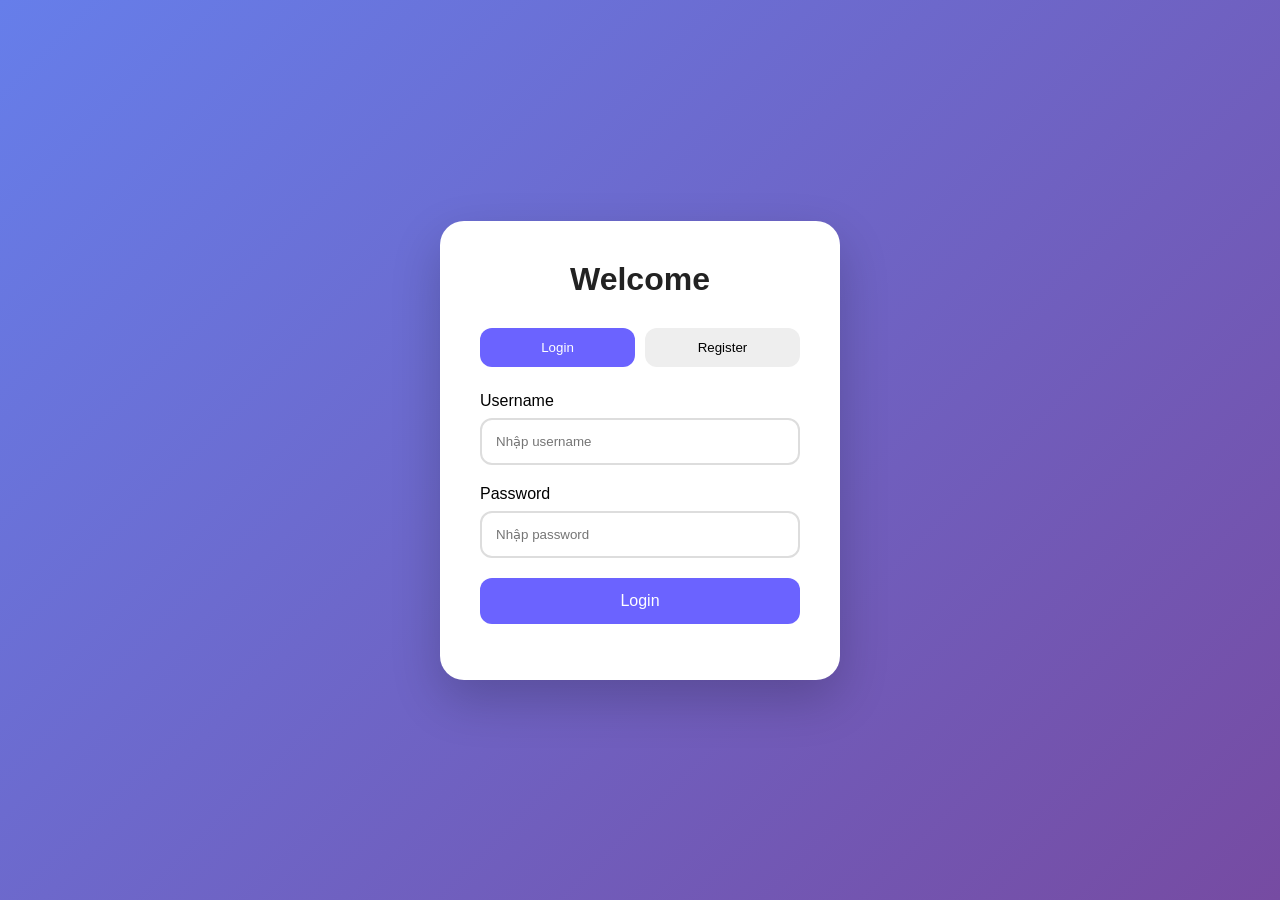
<file: html/login.html>
<!DOCTYPE html>
<html lang="en">
<head>
    <meta charset="UTF-8">
    <meta name="viewport" content="width=device-width, initial-scale=1.0">
    <title>Login</title>
    <link rel="stylesheet" href="/css/login.css">
</head>
<body>
    <!--  -->
    <div class="auth">

        <div class="auth__card">

            <h1 class="auth__title">Welcome</h1>

            <div class="auth__tabs">
                <button class="auth__tab auth__tab--active">
                    Login
                </button>

                <button class="auth__tab">
                    Register
                </button>
            </div>

            <form class="auth__form">

                <div class="auth__group">
                    <label class="auth__label">
                        Username
                    </label>

                    <input
                        type="text"
                        class="auth__input username"
                        placeholder="Nhập username"
                    >
                </div>

                <div class="auth__group">

                    <label class="auth__label">
                        Password
                    </label>

                    <input
                        type="password"
                        class="auth__input password"
                        placeholder="Nhập password"
                    >
                </div>

                <button class="auth__button">
                    Login
                </button>

            </form>

            <p class="auth__message"></p>

        </div>

    </div>

    <!--  -->
    <script src="/js/login.js"></script>
</body>
</html>
</file>
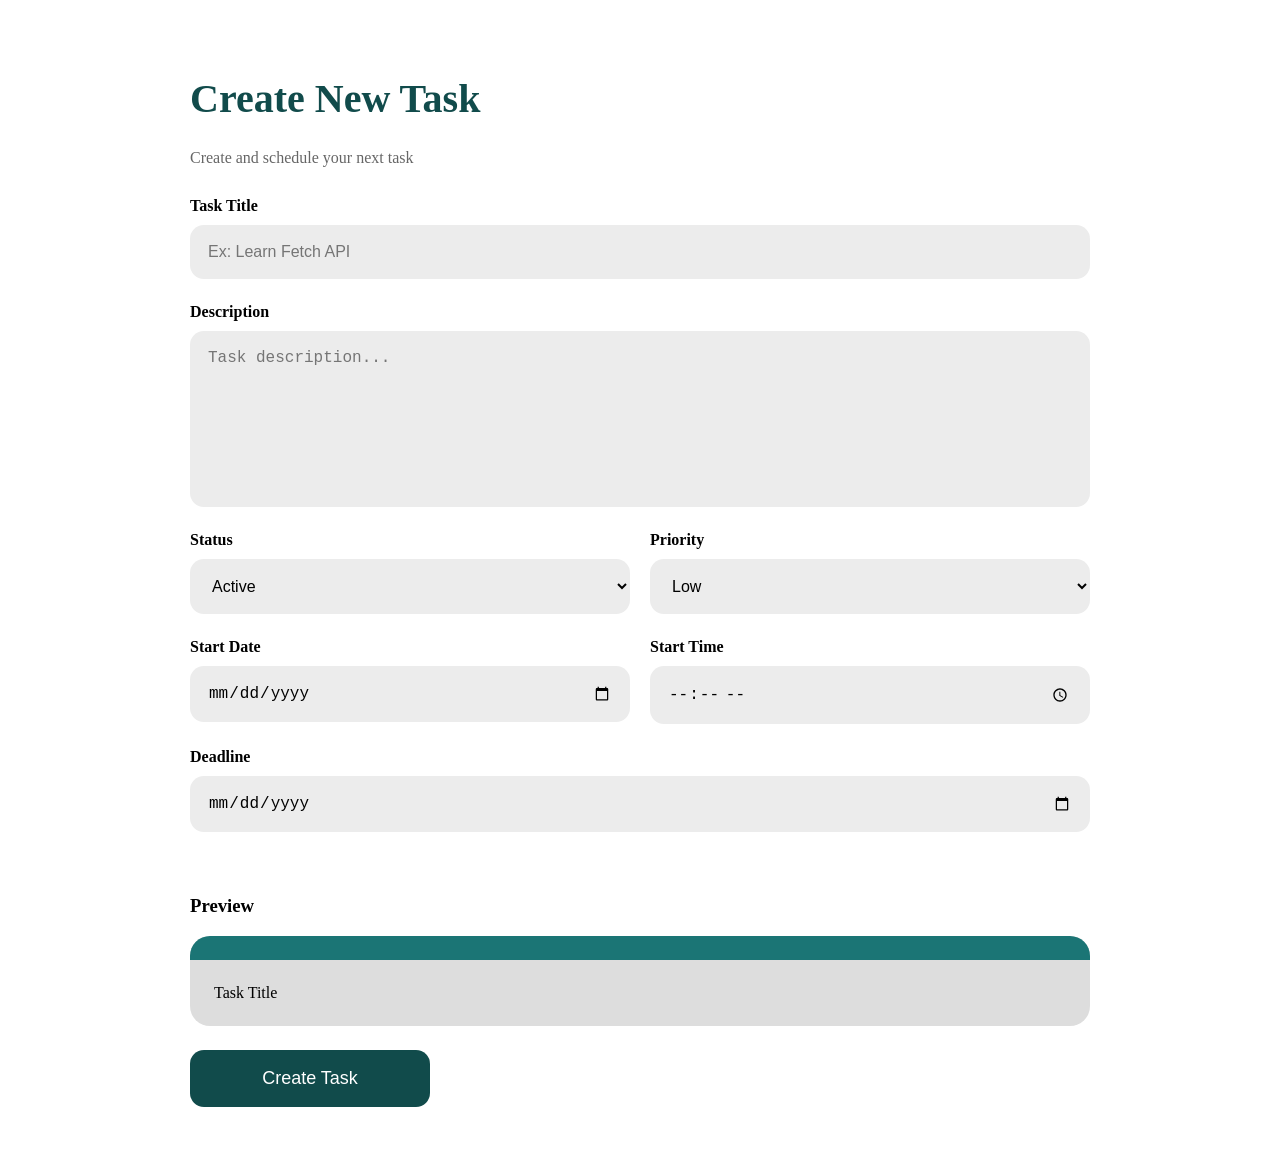
<file: html/pages/create-task.html>
<!DOCTYPE html>
<html lang="en">
<head>
    <meta charset="UTF-8">
    <meta name="viewport" content="width=device-width, initial-scale=1.0">
    <link rel="stylesheet" href="/css/create-task.css">
    <title>Create task page</title>
</head>
<body>
    <!--  -->
    <div class="createTask">
        <div class="createTask__header">
            <h1>Create New Task</h1>
            <p>Create and schedule your next task</p>
        </div>
        <form class="createTask__form">
            <!-- Title -->
            <div class="formGroup">
                <label>Task Title</label>
                <input
                type="text" class="input inputTitle" placeholder="Ex: Learn Fetch API">
            </div>

            <!-- Description -->
            <div class="formGroup">
                <label>Description</label>
                <textarea class="input inputDescription textarea" placeholder="Task description..."></textarea>
            </div>

            <!-- Status + Priority -->
            <div class="row">
                <div class="formGroup">
                    <label>Status</label>
                    <select class="input inputStatus">
                        <option value="active">Active</option>
                        <option value="done">Done</option>
                    </select>
                </div>

                <div class="formGroup">
                    <label>Priority</label>
                    <select class="input inputPriority">
                        <option value="low">Low</option>
                        <option value="medium">Medium</option>
                        <option value="high">High</option>
                    </select>
                </div>
            </div>

            <!-- Date -->
            <div class="row">
                <div class="formGroup">
                    <label>Start Date</label>
                    <input type="date" class="input inputDate">
                </div>

                <div class="formGroup">
                    <label>Start Time</label>
                    <input type="time" class="input inputFormGroup">
                </div>
            </div>

            <!-- Deadline -->
            <div class="formGroup">
                <label>Deadline</label>
                <input type="date" class="input inputDeadline">
            </div>

            <!-- Preview -->
            <div class="preview">
                <h3>Preview</h3>
                <div class="previewCard">
                    <div class="previewTop"></div>
                    <div class="previewBody">
                        Task Title
                    </div>
                </div>
            </div>

            <button type="button" class="btnCreate">
                Create Task
            </button>
        </form>
    </div>
    <!--  -->
    
</body>
</html>
</file>
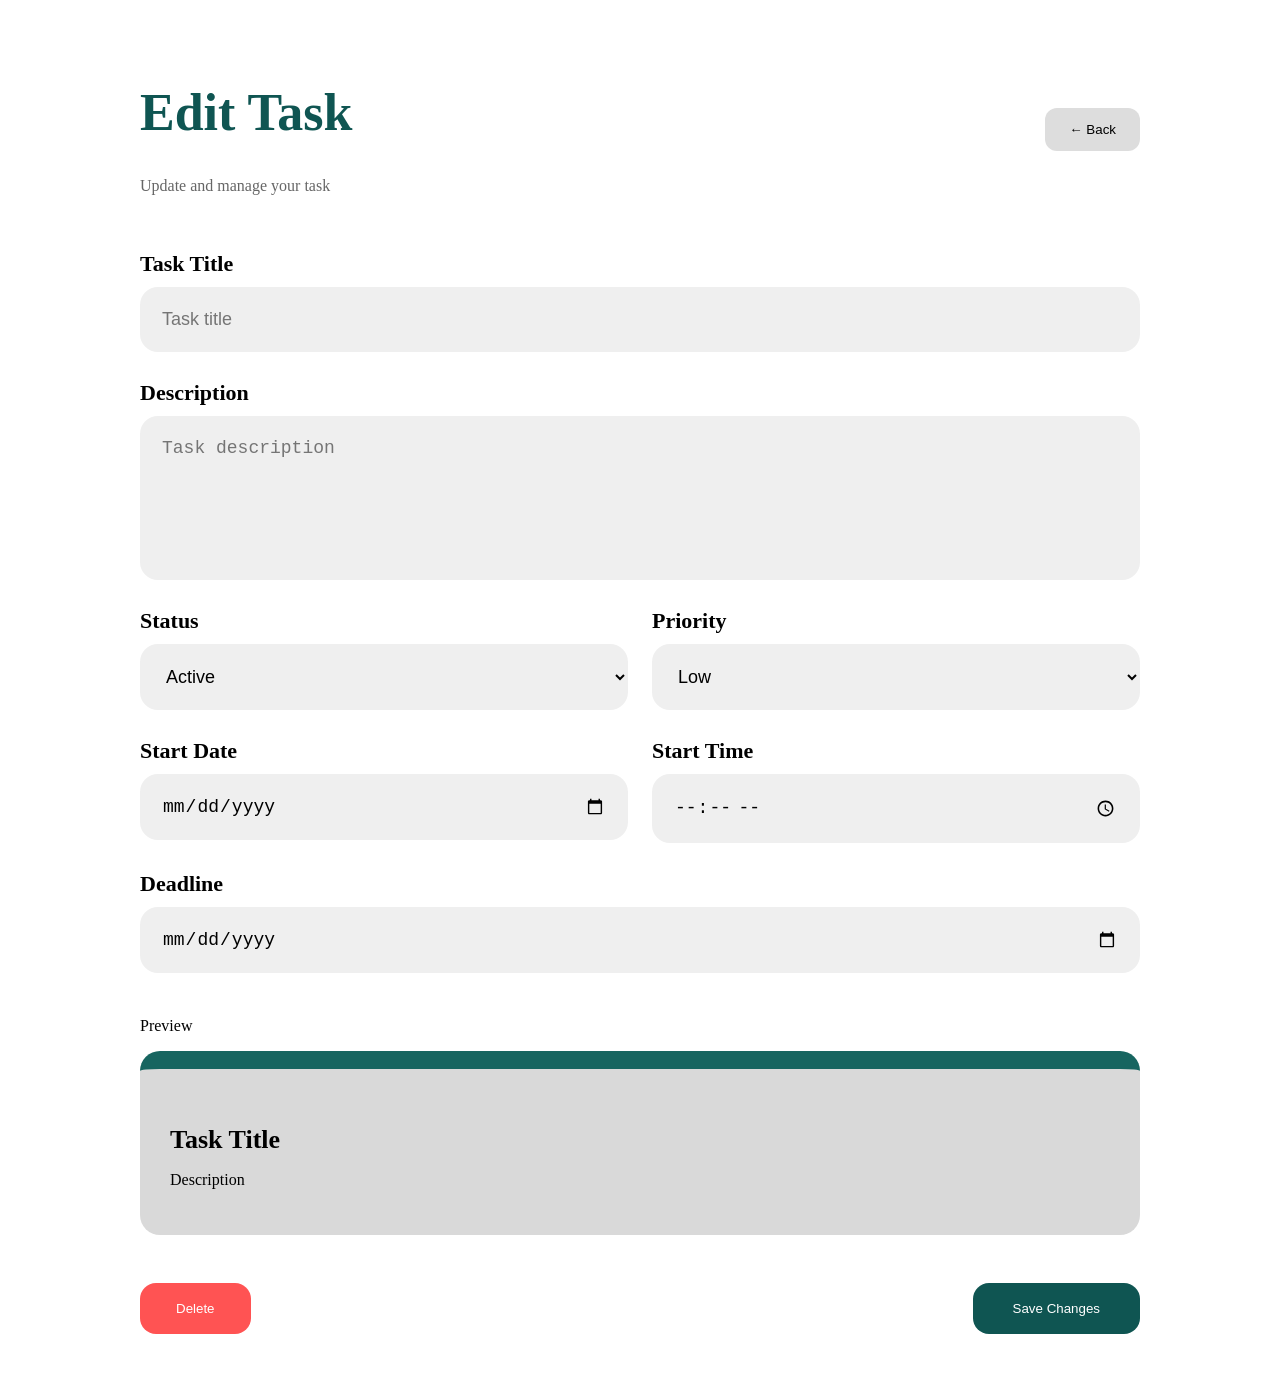
<file: html/pages/edit-task.html>
<!DOCTYPE html>
<html lang="en">
<head>
    <meta charset="UTF-8">
    <meta name="viewport" content="width=device-width, initial-scale=1.0">
    <title>Edit task page</title>
    <link rel="stylesheet" href="/css/edit-task.css">
</head>
<body>
    <div class="editTask">
        <!-- HEADER -->
        <div class="editTask__header">
            <div>
                <h1 class="editTask__title">Edit Task</h1>
                <p class="editTask__desc">
                    Update and manage your task
                </p>
            </div>
            <button class="btnBack" data-page="dashboard">← Back</button>
        </div>

        <!-- FORM -->
        <form class="editForm">
            <!-- title -->
            <div class="formGroup">
                <label>Task Title</label>
                <input type="text" class="input inputTitle" placeholder="Task title">
            </div>

            <!-- description -->
            <div class="formGroup">
                <label>Description</label>
                <textarea class="input inputDescription" rows="6" placeholder="Task description"></textarea>
            </div>

            <!-- row -->
            <div class="formRow">
                <div class="formGroup">
                    <label>Status</label>
                    <select class="input inputStatus">
                        <option value="active">Active</option>
                        <option value="done">Done</option>
                    </select>
                </div>

                <div class="formGroup">
                    <label>Priority</label>
                    <select class="input inputPriority">
                        <option value="low">Low</option>
                        <option value="medium">Medium</option>
                        <option value="high">High</option>
                    </select>
                </div>
            </div>

            <!-- row -->
            <div class="formRow">
                <div class="formGroup">
                    <label>Start Date</label>
                    <input type="date" class="input inputDate">
                </div>

                <div class="formGroup">
                    <label>Start Time</label>
                    <input type="time" class="input inputFormGroup">
                </div>
            </div>

            <div class="formGroup">
                <label>Deadline</label>
                <input type="date" class="input inputDeadline">
            </div>

            <!-- preview -->
            <div class="preview">
                <p class="preview__title">Preview</p>
                <div class="previewCard">
                    <h3 class="previewTaskTitle">Task Title</h3>
                    <p class="previewTaskDesc">Description</p>
                </div>
            </div>

            <!-- action -->
            <div class="formActions">
                <button type="button" class="btnDeleteTask">Delete</button>
                <button type="button" class="btnUpdate">Save Changes</button>
            </div>
        </form>
    </div>



    <!--  -->
</body>
</html>
</file>
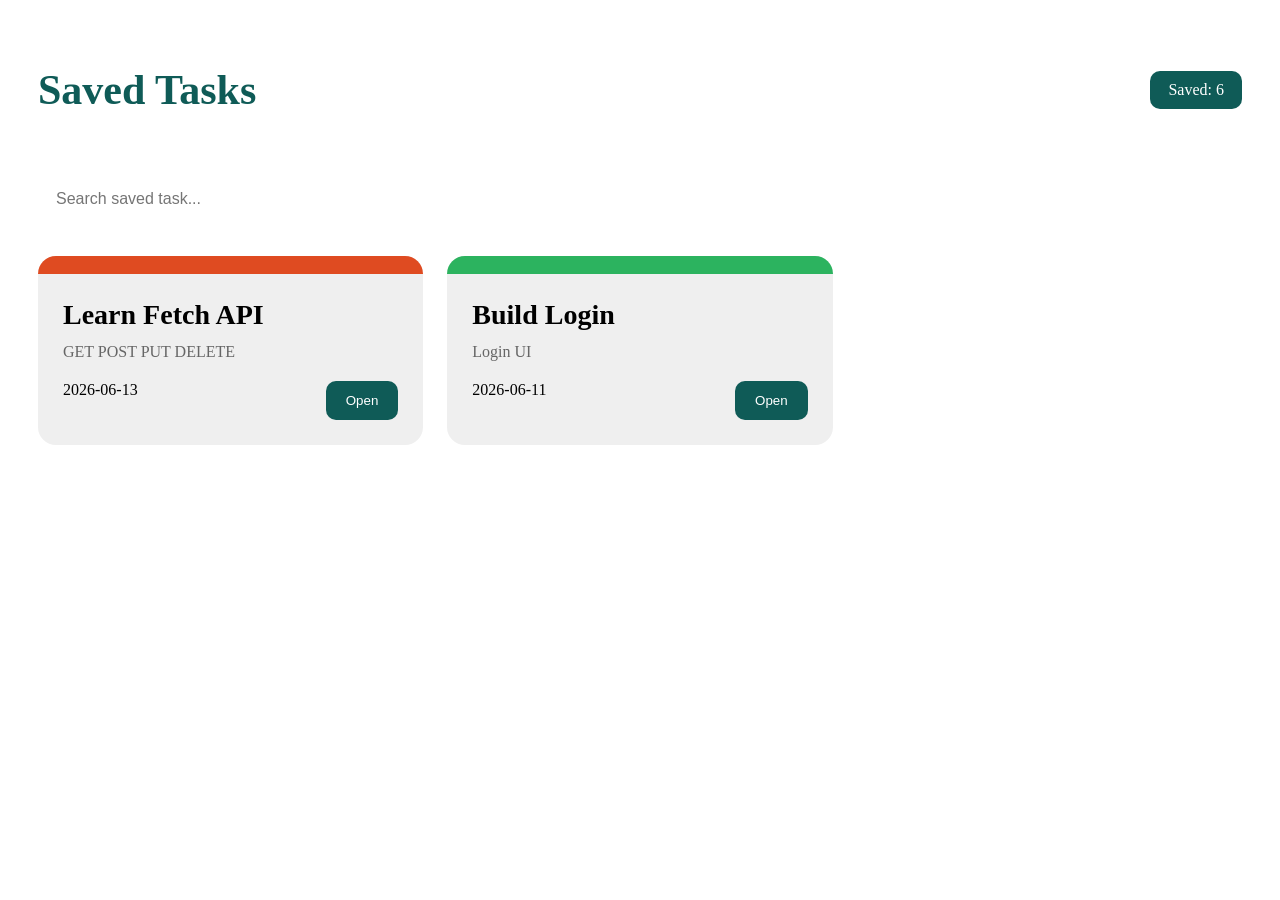
<file: html/pages/save.html>
<!DOCTYPE html>
<html lang="en">
<head>
    <meta charset="UTF-8">
    <meta name="viewport" content="width=device-width, initial-scale=1.0">
    <title>Save Page</title>
    <link rel="stylesheet" href="/css/save.css">
</head>
<body>
    <div class="save">

    <!-- Header -->
    <div class="save__header">
        <h1 class="save__title">
            Saved Tasks
        </h1>

        <div class="save__count">
            Saved:
            <span>6</span>
        </div>
    </div>

    <!-- Search -->
    <div class="save__search">
        <input class="input-search" type="text" placeholder="Search saved task...">
    </div>

    <!-- List -->
    <div class="save__list">

        <!-- Item -->
        <div class="save-task">
            <div class="save-task__top"></div>
            <div class="save-task__content">
                <div class="save-task__title">
                    Learn Fetch API
                </div>
                <div class="save-task__desc">
                    GET POST PUT DELETE
                </div>

                <div class="save-task__bottom">
                    <span>
                        2026-06-13
                    </span>
                    <button>Open</button>
                </div>
            </div>
        </div>
        
        <!-- Item -->
        <div class="save-task">
            <div class="save-task__top save-task__top--green"></div>
            <div class="save-task__content">
                <div class="save-task__title">

                    Build Login

                </div>

                <div class="save-task__desc">

                    Login UI

                </div>

                <div class="save-task__bottom">

                    <span>

                        2026-06-11

                    </span>

                    <button>

                        Open

                    </button>

                </div>

            </div>

        </div>

    </div>

    </div>

    <!-- script -->
</body>
</html>
</file>
<file: css/login.css>
*{
    margin:0;
    padding:0;
    box-sizing:border-box;
}

body{
    min-height:100vh;

    display:flex;
    justify-content:center;
    align-items:center;

    background:
    linear-gradient(
        135deg,
        #667eea,
        #764ba2
    );

    font-family:
    sans-serif;
}

.auth{
    width:100%;
    padding:20px;
}

.auth__card{

    width:400px;

    margin:auto;

    background:white;

    padding:40px;

    border-radius:24px;

    box-shadow:
    0 20px 50px
    rgba(0,0,0,.2);
}

.auth__title{
    text-align:center;

    margin-bottom:30px;

    color:#222;
}

.auth__tabs{

    display:flex;

    gap:10px;

    margin-bottom:25px;
}

.auth__tab{

    flex:1;

    border:none;

    padding:12px;

    border-radius:12px;

    cursor:pointer;

    background:#eee;
}

.auth__tab--active{
    background:#6b63ff;
    color:white;
}

.auth__group{
    margin-bottom:20px;
}

.auth__label{
    display:block;

    margin-bottom:8px;
}

.auth__input{

    width:100%;

    padding:14px;

    border-radius:12px;

    border:2px solid #ddd;

    outline:none;
}

.auth__input:focus{
    border-color:#6b63ff;
}

.auth__button{

    width:100%;

    padding:14px;

    border:none;

    background:#6b63ff;

    color:white;

    border-radius:12px;

    cursor:pointer;

    font-size:16px;
}

.auth__button:hover{
    opacity:.9;
}

.auth__message{

    margin-top:16px;

    text-align:center;

    color:#444;
}
</file>
<file: css/create-task.css>
.createTask{
    padding:40px;
    max-width:900px;
    margin:auto;
}

.createTask__header{
    margin-bottom:30px;
}

.createTask__header h1{
    font-size:40px;
    color:#114b4b;
}

.createTask__header p{
    margin-top:8px;
    color:#666;
}

.createTask__form{
    display:flex;
    flex-direction:column;
    gap:24px;
}

.row{
    display:grid;
    grid-template-columns:1fr 1fr;
    gap:20px;
}

.formGroup{
    display:flex;
    flex-direction:column;
    gap:10px;
}

.formGroup label{
    font-weight:700;
}

.input{
    padding:18px;
    border:none;
    border-radius:14px;
    background:#ececec;
    font-size:16px;
}

.textarea{
    height:140px;
    resize:none;
}

.preview{
    margin-top:20px;
}

.previewCard{
    background:#ddd;
    border-radius:20px;
    overflow:hidden;
}

.previewTop{
    height:24px;
    background:#1b7575;
}

.previewBody{
    padding:24px;   
}

.btnCreate{
    width:240px;
    padding:18px;
    background:#114b4b;
    color:white;
    border:none;
    border-radius:14px;
    font-size:18px;
    cursor:pointer;
}

.btnCreate:hover{
    opacity:.9; 
}
</file>
<file: css/edit-task.css>
.editTask{
    padding: 40px;
    max-width: 1000px;
    margin: auto;
}

.editTask__header{
    display: flex;
    justify-content: space-between;
    align-items: center;
    margin-bottom: 40px;
}


.editTask__title{
    font-size: 52px;
    color:#0f5552;
}

.editTask__desc{
    margin-top: 10px;
    color:#666;
}

.btnBack{
    padding: 14px 24px; 
    border: none;
    border-radius: 12px;
    background:#ddd;
    cursor: pointer;
}

.editForm{
    display: flex;
    flex-direction: column;
    gap: 28px;   
}

.formRow{
    display: grid;
    grid-template-columns: 1fr 1fr;
    gap: 24px;
}

.formGroup{
    display: flex;
    flex-direction: column;
    gap: 10px;
}

.formGroup label{
    font-size: 22px;
    font-weight: 700;
}


.input{
    padding: 22px;
    border: none;
    border-radius: 18px;
    background:#efefef;
    font-size: 18px;
}

textarea{
    resize:none;
}

.previewCard{
    padding:30px;
    background:#d9d9d9;
    border-top: 18px solid #176560;
    border-radius:20px;
}

.previewTaskTitle{
    font-size:26px;
    margin-bottom:16px;
}

.formActions{
    display: flex;
    justify-content: space-between;
    margin-top: 20px;
}


.btnDeleteTask{
    padding: 18px 36px;
    background:#ff5353;
    color:white;
    border: none;
    border-radius: 16px;
    cursor: pointer;
}


.btnUpdate{
    padding: 18px 40px;
    background:#0f5552;
    color:white;
    border:none;
    border-radius:16px;
    cursor:pointer;
}
</file>
<file: css/save.css>
.save{

padding:30px;

}

.save__header{

display:flex;

justify-content:space-between;

align-items:center;

margin-bottom:30px;

}

.save__title{

font-size:42px;

color:#0f5b57;

}

.save__count{

padding:10px 18px;

background:#0f5b57;

color:white;

border-radius:10px;

}

.save__search{

margin-bottom:30px;

}

.save__search input{

width:100%;

padding:18px;

border:none;

border-radius:12px;

font-size:16px;

}

.save__list{

display:grid;

grid-template-columns:
repeat(
auto-fill,
minmax(340px,1fr)
);

gap:24px;

}

.save-task{

background:#efefef;

border-radius:18px;

overflow:hidden;

}

.save-task__top{

height:18px;

background:#df4b21;

}

.save-task__top--green{

background:#2cb35f;

}

.save-task__content{

padding:25px;

}

.save-task__title{

font-size:28px;

font-weight:700;

margin-bottom:12px;

}

.save-task__desc{

color:#666;

margin-bottom:20px;

}

.save-task__bottom{

display:flex;

justify-content:space-between;

}

.save-task button{

border:none;

padding:12px 20px;

border-radius:10px;

background:#0f5b57;

color:white;

cursor:pointer;

}
</file>
